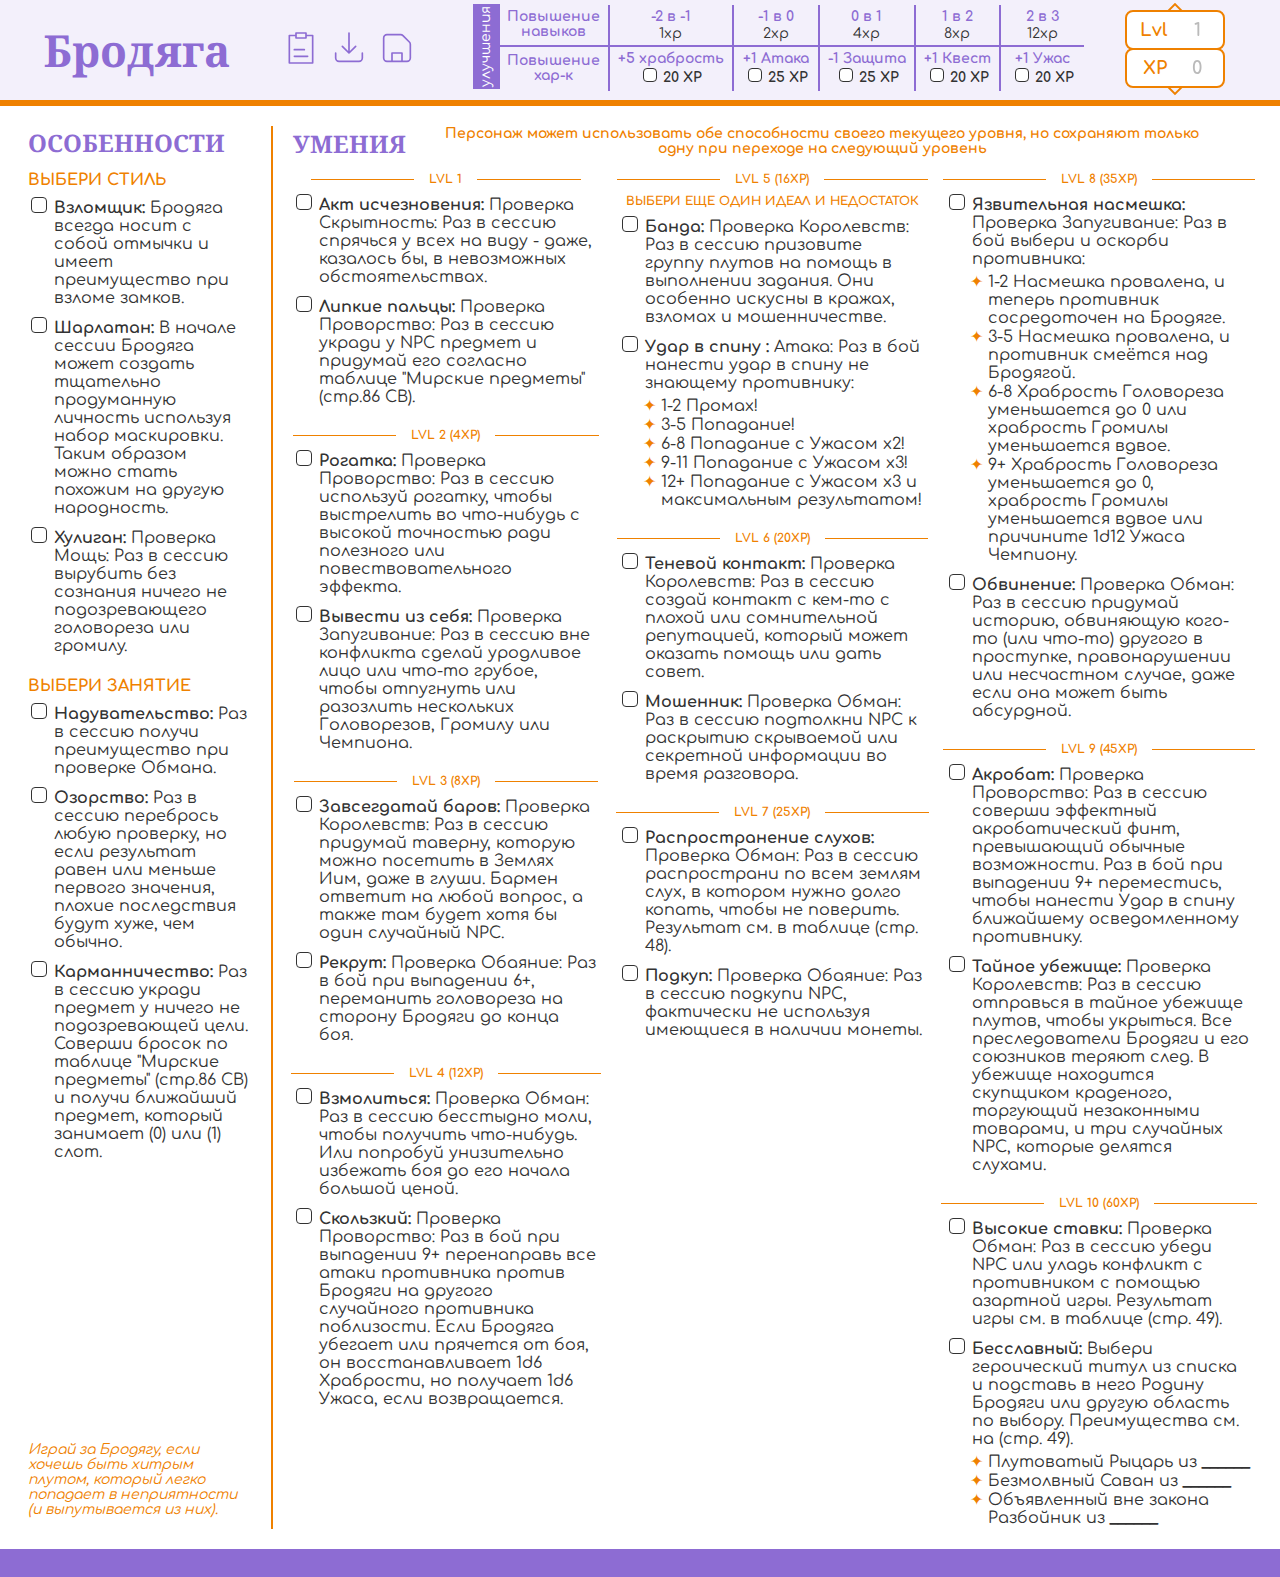
<file: LoE_list/index.html>
<!DOCTYPE html>
<html lang="en">

<head>
  <meta charset="UTF-8" />
  <meta name="viewport" content="width=device-width, initial-scale=1.0" />
  <title>character sheet template</title>
  <link rel="stylesheet" href="css/style.css" />
</head>

<body>
  <header>
    <section class="header-column">
      <div class="class-name">
        <h1 class="class-name__text">Бродяга</h1>
      </div>
      <div class="charlist-settings">
        <div class="charlist-settings__btn">
          <svg id="addnew" title="Создать" width="64px" height="64px" viewBox="0 0 24 24" fill="none"
            xmlns="http://www.w3.org/2000/svg">
            <path d="M8 17H16M8 13H14M9 4.5H5V21H19V4.5H15M9 4.5V6H15V4.5M9 4.5V3H15V4.5" stroke="#000000"
              stroke-width="1" stroke-linecap="round" stroke-linejoin="round" />
          </svg>
          <div class="charlist-settings__description">Создать</div>
        </div>

        <div class="charlist-settings__btn">
          <svg id="download" width="64px" height="64px" viewBox="0 0 24 24" fill="none"
            xmlns="http://www.w3.org/2000/svg">
            <path
              d="M20 15V18C20 19.1046 19.1046 20 18 20H6C4.89543 20 4 19.1046 4 18L4 15M8 11L12 15M12 15L16 11M12 15V3"
              stroke="#000000" stroke-width="1" stroke-linecap="round" stroke-linejoin="round" />
          </svg>
          <div class="charlist-settings__description">Загрузить</div>
        </div>

        <div class="charlist-settings__btn">
          <svg id="save" width="64px" height="64px" viewBox="0 0 24 24" fill="none" xmlns="http://www.w3.org/2000/svg">
            <path
              d="M15 20V15H9V20M18 20H6C4.89543 20 4 19.1046 4 18V6C4 4.89543 4.89543 4 6 4H14.1716C14.702 4 15.2107 4.21071 15.5858 4.58579L19.4142 8.41421C19.7893 8.78929 20 9.29799 20 9.82843V18C20 19.1046 19.1046 20 18 20Z"
              stroke="#000000" stroke-width="1" stroke-linecap="round" stroke-linejoin="round" />
          </svg>
          <div class="charlist-settings__description">Сохранить</div>
        </div>
      </div>
      <div class="spending-xp">
        <table class="spending-xp__table">
          <tr>
            <td>
              <span class="spending-xp__table_text">Повышение<br />навыков</span>
            </td>
            <td><span class="spending-xp__table_text">-2 в -1</span>1xp</td>
            <td><span class="spending-xp__table_text">-1 в 0</span>2xp</td>
            <td><span class="spending-xp__table_text">0 в 1</span>4xp</td>
            <td><span class="spending-xp__table_text">1 в 2</span>8xp</td>
            <td><span class="spending-xp__table_text">2 в 3</span>12xp</td>
          </tr>
          <tr>
            <td>
              <span class="spending-xp__table_text">Повышение<br />хар-к</span>
            </td>
            <td>
              <span class="spending-xp__table_text">+5 храбрость</span>
              <label class="checkbox-style">
                <input type="checkbox" />
                <div class="checkbox-style__checkmark"></div>
                <div class="checkbox-style__body"><b>20 XP</b></div>
              </label>
            </td>
            <td>
              <span class="spending-xp__table_text">+1 Атака</span>
              <label class="checkbox-style">
                <input type="checkbox" />
                <div class="checkbox-style__checkmark"></div>
                <div class="checkbox-style__body"><b>25 XP</b></div>
              </label>
            </td>
            <td>
              <span class="spending-xp__table_text">-1 Защита</span>
              <label class="checkbox-style">
                <input type="checkbox" />
                <div class="checkbox-style__checkmark"></div>
                <div class="checkbox-style__body"><b>25 XP</b></div>
              </label>
            </td>
            <td>
              <span class="spending-xp__table_text">+1 Квест</span>
              <label class="checkbox-style">
                <input type="checkbox" />
                <div class="checkbox-style__checkmark"></div>
                <div class="checkbox-style__body"><b>20 XP</b></div>
              </label>
            </td>
            <td>
              <span class="spending-xp__table_text">+1 Ужас</span>
              <label class="checkbox-style">
                <input type="checkbox" />
                <div class="checkbox-style__checkmark"></div>
                <div class="checkbox-style__body"><b>20 XP</b></div>
              </label>
            </td>
          </tr>
        </table>
      </div>
      <div class="lv-xp">
        <div class="lv">
          <div class="lv-xp__text">Lvl</div>
          <input class="lv-xp__input" type="text" maxlength="2" placeholder="1" />
        </div>
        <div class="xp">
          <div class="lv-xp__text">XP</div>
          <input class="lv-xp__input" type="text" maxlength="2" placeholder="0" />
        </div>
      </div>
    </section>
    <aside class="addnew-menu">
      <div class="addnew-menu__items"></div>
      <div class="addnew-menu__close"></div>
    </aside>
  </header>
  <main class="body-column">
    <!-- <div class="column__background"></div> -->
    <section class="perks">
      <h2 class="perks__header">Особенности</h2>
      <div class="perks__body"></div>
      <div class="perks__footer">Играй за Бродягу, если хочешь быть хитрым плутом, который легко попадает в неприятности
        (и выпутывается из них).</div>
    </section>
    <section class="abilities">
      <h2 class="abilities__header">Умения</h2>
      <h3 class="abilities__subtitle">Персонаж может использовать обе способности своего текущего уровня, но сохраняют
        только одну при переходе на следующий уровень</h3>
      <div class="abilities__body">
        <div class="skill">
          <h3 class="skill_textline-header">Lvl 1</h3>
          <div class="skill__body">
            <label class="checkbox-style">
              <input type="checkbox" />
              <div class="checkbox-style__checkmark"></div>
              <div class="checkbox-style__body"><b>Акт исчезновения: </b>Проверка Скрытность: Раз в сессию спрячься у
                всех на виду - даже, казалось бы, в невозможных обстоятельствах.</div>
            </label>
          </div>
          <div class="skill__body">
            <label class="checkbox-style">
              <input type="checkbox" />
              <div class="checkbox-style__checkmark"></div>
              <div class="checkbox-style__body"><b>Липкие пальцы: </b>Проверка Проворство: Раз в сессию укради у NPC
                предмет и придумай его согласно таблице "Мирские предметы" (стр.86 CB).</div>
            </label>
          </div>
        </div>

        <div class="skill">
          <h3 class="skill_textline-header">Lvl 2 (4xp)</h3>
          <div class="skill__body">
            <label class="checkbox-style">
              <input type="checkbox" />
              <div class="checkbox-style__checkmark"></div>
              <div class="checkbox-style__body"><b>Рогатка: </b>Проверка Проворство: Раз в сессию используй рогатку,
                чтобы выстрелить во что-нибудь с высокой точностью ради полезного или повествовательного эффекта.</div>
            </label>
          </div>
          <div class="skill__body">
            <label class="checkbox-style">
              <input type="checkbox" />
              <div class="checkbox-style__checkmark"></div>
              <div class="checkbox-style__body"><b>Вывести из себя: </b>Проверка Запугивание: Раз в сессию вне конфликта
                сделай уродливое лицо или что-то грубое, чтобы отпугнуть или разозлить нескольких Головорезов, Громилу
                или Чемпиона.</div>
            </label>
          </div>
        </div>

        <div class="skill">
          <h3 class="skill_textline-header">Lvl 3 (8xp)</h3>
          <div class="skill__body">
            <label class="checkbox-style">
              <input type="checkbox" />
              <div class="checkbox-style__checkmark"></div>
              <div class="checkbox-style__body"><b>Завсегдатай баров: </b>Проверка Королевств: Раз в сессию придумай
                таверну, которую можно посетить в Землях Иим, даже в глуши. Бармен ответит на любой вопрос, а также там
                будет хотя бы один случайный NPC.</div>
            </label>
          </div>
          <div class="skill__body">
            <label class="checkbox-style">
              <input type="checkbox" />
              <div class="checkbox-style__checkmark"></div>
              <div class="checkbox-style__body"><b>Рекрут: </b>Проверка Обаяние: Раз в бой при выпадении 6+, переманить
                головореза на сторону Бродяги до конца боя.</div>
            </label>
          </div>
        </div>

        <div class="skill">
          <h3 class="skill_textline-header">Lvl 4 (12xp)</h3>
          <div class="skill__body">
            <label class="checkbox-style">
              <input type="checkbox" />
              <div class="checkbox-style__checkmark"></div>
              <div class="checkbox-style__body"><b>Взмолиться: </b>Проверка Обман: Раз в сессию бесстыдно моли, чтобы
                получить что-нибудь. Или попробуй унизительно избежать боя до его начала большой ценой.</div>
            </label>
          </div>
          <div class="skill__body">
            <label class="checkbox-style">
              <input type="checkbox" />
              <div class="checkbox-style__checkmark"></div>
              <div class="checkbox-style__body">
                <b>Скользкий: </b>Проверка Проворство: Раз в бой при выпадении 9+ перенаправь все атаки противника
                против Бродяги на другого случайного противника поблизости. Если Бродяга убегает или прячется от боя, он
                восстанавливает 1d6 Храбрости, но получает 1d6 Ужаса, если возвращается.
              </div>
            </label>
          </div>
        </div>

        <div class="skill">
          <h3 class="skill_textline-header">Lvl 5 (16xp)</h3>
          <h3 class="skill_text-header">Выбери еще один идеал и недостаток</h3>
          <div class="skill__body">
            <label class="checkbox-style">
              <input type="checkbox" />
              <div class="checkbox-style__checkmark"></div>
              <div class="checkbox-style__body"><b>Банда: </b>Проверка Королевств: Раз в сессию призовите группу плутов
                на помощь в выполнении задания. Они особенно искусны в кражах, взломах и мошенничестве.</div>
            </label>
          </div>
          <div class="skill__body">
            <label class="checkbox-style">
              <input type="checkbox" />
              <div class="checkbox-style__checkmark"></div>
              <div class="checkbox-style__body">
                <b>Удар в спину : </b>Атака: Раз в бой нанести удар в спину не знающему противнику:
                <ul>
                  <li>1-2 Промах!</li>
                  <li>3-5 Попадание!</li>
                  <li>6-8 Попадание с Ужасом x2!</li>
                  <li>9-11 Попадание с Ужасом x3!</li>
                  <li>12+ Попадание с Ужасом х3 и максимальным результатом!</li>
                </ul>
              </div>
            </label>
          </div>
        </div>

        <div class="skill">
          <h3 class="skill_textline-header">Lvl 6 (20xp)</h3>
          <div class="skill__body">
            <label class="checkbox-style">
              <input type="checkbox" />
              <div class="checkbox-style__checkmark"></div>
              <div class="checkbox-style__body"><b>Теневой контакт: </b>Проверка Королевств: Раз в сессию создай контакт
                с кем-то с плохой или сомнительной репутацией, который может оказать помощь или дать совет.</div>
            </label>
          </div>
          <div class="skill__body">
            <label class="checkbox-style">
              <input type="checkbox" />
              <div class="checkbox-style__checkmark"></div>
              <div class="checkbox-style__body"><b>Мошенник: </b>Проверка Обман: Раз в сессию подтолкни NPC к раскрытию
                скрываемой или секретной информации во время разговора.</div>
            </label>
          </div>
        </div>

        <div class="skill">
          <h3 class="skill_textline-header">Lvl 7 (25xp)</h3>
          <div class="skill__body">
            <label class="checkbox-style">
              <input type="checkbox" />
              <div class="checkbox-style__checkmark"></div>
              <div class="checkbox-style__body"><b>Распространение слухов: </b>Проверка Обман: Раз в сессию распространи
                по всем землям слух, в котором нужно долго копать, чтобы не поверить. Результат см. в таблице (стр. 48).
              </div>
            </label>
          </div>
          <div class="skill__body">
            <label class="checkbox-style">
              <input type="checkbox" />
              <div class="checkbox-style__checkmark"></div>
              <div class="checkbox-style__body"><b>Подкуп: </b>Проверка Обаяние: Раз в сессию подкупи NPC, фактически не
                используя имеющиеся в наличии монеты.</div>
            </label>
          </div>
        </div>

        <div class="skill">
          <h3 class="skill_textline-header">Lvl 8 (35xp)</h3>
          <div class="skill__body">
            <label class="checkbox-style">
              <input type="checkbox" />
              <div class="checkbox-style__checkmark"></div>
              <div class="checkbox-style__body">
                <b>Язвительная насмешка: </b>Проверка Запугивание: Раз в бой выбери и оскорби противника:
                <ul>
                  <li>1-2 Насмешка провалена, и теперь противник сосредоточен на Бродяге.</li>
                  <li>3-5 Насмешка провалена, и противник смеётся над Бродягой.</li>
                  <li>6-8 Храбрость Головореза уменьшается до 0 или храбрость Громилы уменьшается вдвое.</li>
                  <li>9+ Храбрость Головореза уменьшается до 0, храбрость Громилы уменьшается вдвое или причините 1d12
                    Ужаса Чемпиону.</li>
                </ul>
              </div>
            </label>
          </div>
          <div class="skill__body">
            <label class="checkbox-style">
              <input type="checkbox" />
              <div class="checkbox-style__checkmark"></div>
              <div class="checkbox-style__body"><b>Обвинение: </b>Проверка Обман: Раз в сессию придумай историю,
                обвиняющую кого-то (или что-то) другого в проступке, правонарушении или несчастном случае, даже если она
                может быть абсурдной.</div>
            </label>
          </div>
        </div>

        <div class="skill">
          <h3 class="skill_textline-header">Lvl 9 (45xp)</h3>
          <div class="skill__body">
            <label class="checkbox-style">
              <input type="checkbox" />
              <div class="checkbox-style__checkmark"></div>
              <div class="checkbox-style__body"><b>Акробат: </b>Проверка Проворство: Раз в сессию соверши эффектный
                акробатический финт, превышающий обычные возможности. Раз в бой при выпадении 9+ переместись, чтобы
                нанести Удар в спину ближайшему осведомленному противнику.</div>
            </label>
          </div>
          <div class="skill__body">
            <label class="checkbox-style">
              <input type="checkbox" />
              <div class="checkbox-style__checkmark"></div>
              <div class="checkbox-style__body">
                <b>Тайное убежище: </b>Проверка Королевств: Раз в сессию отправься в тайное убежище плутов, чтобы
                укрыться. Все преследователи Бродяги и его союзников теряют след. В убежище находится скупщиком
                краденого, торгующий незаконными товарами, и три случайных NPC, которые делятся слухами.
              </div>
            </label>
          </div>
        </div>

        <div class="skill">
          <h3 class="skill_textline-header">Lvl 10 (60xp)</h3>
          <div class="skill__body">
            <label class="checkbox-style">
              <input type="checkbox" />
              <div class="checkbox-style__checkmark"></div>
              <div class="checkbox-style__body"><b>Высокие ставки: </b>Проверка Обман: Раз в сессию убеди NPC или уладь
                конфликт с противником с помощью азартной игры. Результат игры см. в таблице (стр. 49).</div>
            </label>
          </div>
          <div class="skill__body">
            <label class="checkbox-style">
              <input type="checkbox" />
              <div class="checkbox-style__checkmark"></div>
              <div class="checkbox-style__body">
                <b>Бесславный: </b>Выбери героический титул из списка и подставь в него Родину Бродяги или другую
                область по выбору. Преимущества см. на (стр. 49).
                <ul>
                  <li>
                    Плутоватый Рыцарь из <b><span contenteditable="true">______</span></b>
                  </li>
                  <li>
                    Безмолвный Саван из <b><span contenteditable="true">______</span></b>
                  </li>
                  <li>
                    Объявленный вне закона Разбойник из <b><span contenteditable="true">______</span></b>
                  </li>
                </ul>
              </div>
            </label>
          </div>
        </div>
      </div>
    </section>
  </main>
  <script src="js/script.js" type="module"></script>
</body>

</html>
</file>
<file: LoE_list/css/style.css>
/* Fonts */
/* Comfortaa */
@font-face {
    font-weight: 400;
    font-family: Comfortaa;
    src: url('../fonts/Comfortaa-Regular.ttf');
}

@font-face {
    font-weight: 700;
    font-family: Comfortaa;
    src: url("../fonts/Comfortaa-Bold.ttf");
}

/* Noto Serif */
@font-face {
    font-weight: 400;
    font-family: NotoSerif;
    src: url('../fonts/NotoSerif-Regular.ttf');
}

@font-face {
    font-weight: 700;
    font-family: NotoSerif;
    src: url("../fonts/NotoSerif-Bold.ttf");
}

:root {
    --color-pink: #FF64A9;
    --color-orange: #EF8100;
    --color-blue: #00AEEF;
    --color-example: #FFEFF6;
    --color-green: #3CCE87;
    --color-main: rgba(141, 108, 211, 1);
    --color-main-30: rgba(141, 108, 211, 0.3);
    --color-main-10: rgba(141, 108, 211, 0.1);
}

*,
*::before,
*::after {
    box-sizing: border-box;
    margin: 0;
    font-family: Comfortaa;
}

body {
    min-width: 1280px;
    color: #333;
}

.header-column {
    display: flex;
    padding: 0 28px;
    height: 100px;
    flex-wrap: nowrap;
    justify-content: space-around;
    align-items: center;
    background-color: var(--color-main-10);
    cursor: default;

    & .class-name,
    .spending-xp,
    .lv-xp,
    .charlist-settings {
        height: 100%;
        align-self: center;
        height: fit-content;
    }

    & .class-name {
        width: 15%;

        & .class-name__text {
            text-align: start;
            font-size: 44px;
            font-family: NotoSerif;
            color: var(--color-main);
        }
    }

    & .charlist-settings {
        display: flex;
        width: 15%;
        justify-content: flex-end;
        flex-wrap: nowrap;

        @media (width <=1280px) {
            justify-content: center;
        }

        & .charlist-settings__btn {
            position: relative;
            margin: 4px;
            border-radius: 8px;
            transition: all 0.5s;

            & #addnew,
            #download,
            #save {
                width: 50px;
                height: 50px;

                @media (width <=1280px) {
                    width: 40px;
                    height: 40px;
                    justify-content: center;
                }

                &>path {
                    stroke: var(--color-main);
                }
            }

            &:hover {
                transform: scale(0.9);
                background-color: var(--color-main-30);
                cursor: pointer;
                box-shadow: inset 2px 2px 0px 1px var(--color-main-30);
                transition: none;
            }

            & .charlist-settings__description {
                display: none;
                position: absolute;
                padding: 0 4px;
                margin-top: 4px;
                width: fit-content;
                background-color: #fff;
                border-radius: 4px;
                left: 50%;
                transform: translateX(-50%);
                font-weight: 700;
                text-transform: lowercase;
            }

            &:hover .charlist-settings__description {
                display: block;
            }
        }
    }

    & .spending-xp {
        width: 50%;
        text-align: end;

        & .spending-xp__table {
            position: relative;
            display: inline-block;
            margin: 0 auto;
            min-width: 580px;
            text-align: center;
            border-collapse: collapse;

            &::before {
                position: absolute;
                display: block;
                content: 'улучшения';
                padding: 0px 2px;
                top: 28px;
                left: -55px;
                height: 27px;
                line-height: 26px;
                font-size: 14px;
                text-transform: lowercase;
                color: #fff;
                background-color: var(--color-main);
                transform: rotate(270deg);
            }

            & tr:not(:last-child) {
                border-bottom: 2px solid var(--color-main);
            }

            & td:not(:last-child):not(:first-child),
            th:not(:last-child):not(:first-child) {
                border-left: 2px solid var(--color-main);
                border-right: 2px solid var(--color-main);
            }

            & td {
                padding: 4px 8px;
                font-size: 14px;

                & .spending-xp__table_text {
                    display: block;
                    padding-bottom: 2px;
                    font-size: 14px;
                    font-weight: 700;
                    color: var(--color-main);
                }
            }

            & .checkbox-style {
                display: inline-block;

                & .checkbox-style__checkmark {
                    left: 6px;
                    height: 14px;
                    width: 14px;

                    &:after {
                        left: 4px;
                        top: 1px;
                        width: 4px;
                        height: 9px;
                    }
                }
            }
        }
    }

    & .lv-xp {
        width: 10%;
        text-align: center;

        & .lv,
        .xp {
            position: relative;
            display: flex;
            flex-wrap: nowrap;
            justify-content: flex-end;
            align-items: center;
            margin: 0 auto;
            padding: 2px 4px 2px 0;
            width: 100px;
            text-align: end;
            background-color: #fff;
            border: 2px solid var(--color-orange);
            border-radius: 8px;
        }

        & .lv {
            &::before {
                position: absolute;
                display: block;
                content: "";
                width: 30px;
                height: 30px;
                top: -3px;
                left: 50%;
                transform: translateX(-50%) rotate(45deg);
                z-index: 0;
                border: 2px solid var(--color-orange);
            }

            &::after {
                position: absolute;
                display: block;
                content: "";
                width: 50px;
                height: 36px;
                top: 0px;
                left: 50%;
                transform: translateX(-50%);
                z-index: 0;
                background: #fff;
            }
        }

        & .xp {
            position: relative;
            top: -2px;


            &::before {
                position: absolute;
                display: block;
                content: "";
                width: 30px;
                height: 30px;
                bottom: -3px;
                left: 50%;
                transform: translateX(-50%) rotate(45deg);
                z-index: 0;
                border: 2px solid var(--color-orange);
            }

            &::after {
                position: absolute;
                display: block;
                content: "";
                width: 50px;
                height: 36px;
                bottom: 0px;
                left: 50%;
                transform: translateX(-50%);
                z-index: 0;
                background: #fff;
            }
        }

        & .lv-xp__text {
            position: relative;
            z-index: 1;
            padding-right: 8px;
            color: var(--color-orange);
            font-weight: 700;
            font-size: 18px;
        }

        & input {
            position: relative;
            z-index: 1;
            height: 32px;
            width: 44px;
            border: none;
            border-radius: 8px;
            color: #333;
            text-align: center;
            font-size: 18px;
            font-weight: 700;
            cursor: pointer;
            transition: all 0.4s;

            &:hover {
                background-color: #a5a5a529;
            }

            &:focus {
                color: #212529;
                background-color: #a5a5a529;
                border-color: #bdbdbd;
                outline: 0;
                box-shadow: inset 1px 1px 0px 1px rgba(158, 158, 158, 0.25);
            }

            &::placeholder {
                filter: opacity(50%);
            }
        }
    }
}

.body-column {
    display: flex;
    padding: 20px 28px;
    border-top: 6px solid var(--color-orange);
    border-bottom: 28px solid var(--color-main);
    cursor: default;

    & .perks {
        position: relative;
        padding-right: 20px;
        width: 20%;
        border-right: 2px solid var(--color-orange);

        & .perks__footer {
            position: absolute;
            padding-right: 20px;
            bottom: 12px;
            font-size: 14px;
            font-style: italic;
            color: var(--color-orange);
        }
    }

    & .abilities {
        padding-left: 20px;
        width: 80%;

        & .abilities__body {
            column-count: 3;
            column-gap: 20px;
        }
    }

    & .perks__header,
    .abilities__header {
        display: inline-block;
        padding-bottom: 12px;
        font-family: NotoSerif;
        color: var(--color-main);
        text-transform: uppercase;
    }

    & .abilities__subtitle {
        display: inline-block;
        margin-left: 28px;
        width: 80%;
        font-size: 14px;
        text-align: center;
        color: var(--color-orange);
    }
}

.skill {
    break-inside: avoid;

    &:not(:last-child) {
        padding-bottom: 20px;
    }

    & .skill_textline-header {
        position: relative;
        padding-bottom: 8px;
        text-align: center;
        font-size: 12px;
        color: var(--color-orange);
        text-transform: uppercase;

        &::before,
        &::after {
            content: '';
            position: relative;
            display: inline-block;
            width: calc(50% - 50px);
            height: 1px;
            vertical-align: middle;
            background: var(--color-orange);
        }

        &::before {
            right: 15px;
            margin: 0 0 0 -100%;
        }

        &::after {
            left: 15px;
            margin: 0 -100% 0 0;
        }
    }

    & .skill_text-header {
        padding-bottom: 8px;
        text-align: center;
        font-size: 12px;
        color: var(--color-orange);
        text-transform: uppercase;
    }

    & .skill__header {
        padding-bottom: 8px;
        font-size: 16px;
        color: var(--color-orange);
        text-transform: uppercase;
    }

    & .skill__body {
        &:not(:last-child) {
            padding-bottom: 8px;
        }

        & .checkbox-style ul {
            padding: 4px 0 0 16px;

            & li::marker {
                content: "✦ ";
                color: var(--color-orange);
            }
        }
    }
}

.checkbox-style {
    position: relative;
    display: inline-block;
    padding-left: 24px;

    & input {
        position: absolute;
        height: 0;
        width: 0;
        opacity: 0;

        &:checked {
            &~.checkbox-style__checkmark {
                background-color: #fff;
            }

            &~.checkbox-style__checkmark:after {
                opacity: 1;
            }
        }
    }

    &:hover input {
        &~.checkbox-style__checkmark {
            background-color: #eee;
        }

        &:checked~.checkbox-style__checkmark {
            background-color: #fff;
        }
    }

    & .checkbox-style__checkmark {
        position: absolute;
        top: 0;
        left: 3px;
        height: 16px;
        width: 16px;
        background-color: #fff;
        border: 1px solid #333;
        border-radius: 4px;
        cursor: pointer;
        transition: background-color 0.25s ease;
    }

    & .checkbox-style__checkmark:after {
        content: "";
        position: absolute;
        left: 5px;
        top: 1px;
        width: 5px;
        height: 10px;
        border: solid #333;
        border-width: 0 2px 2px 0;
        transform: rotate(45deg);
        opacity: 0;
        transition: opacity 0.25s ease;
    }

    & .checkbox-style__body {
        padding: 2px;
    }
}

::selection {
    background-color: var(--color-main-30);
}

.bg-carpet {
    border-radius: 4px;
    background-color: var(--color-main-30);
    transition: background-color 0.25s ease;
}
</file>
